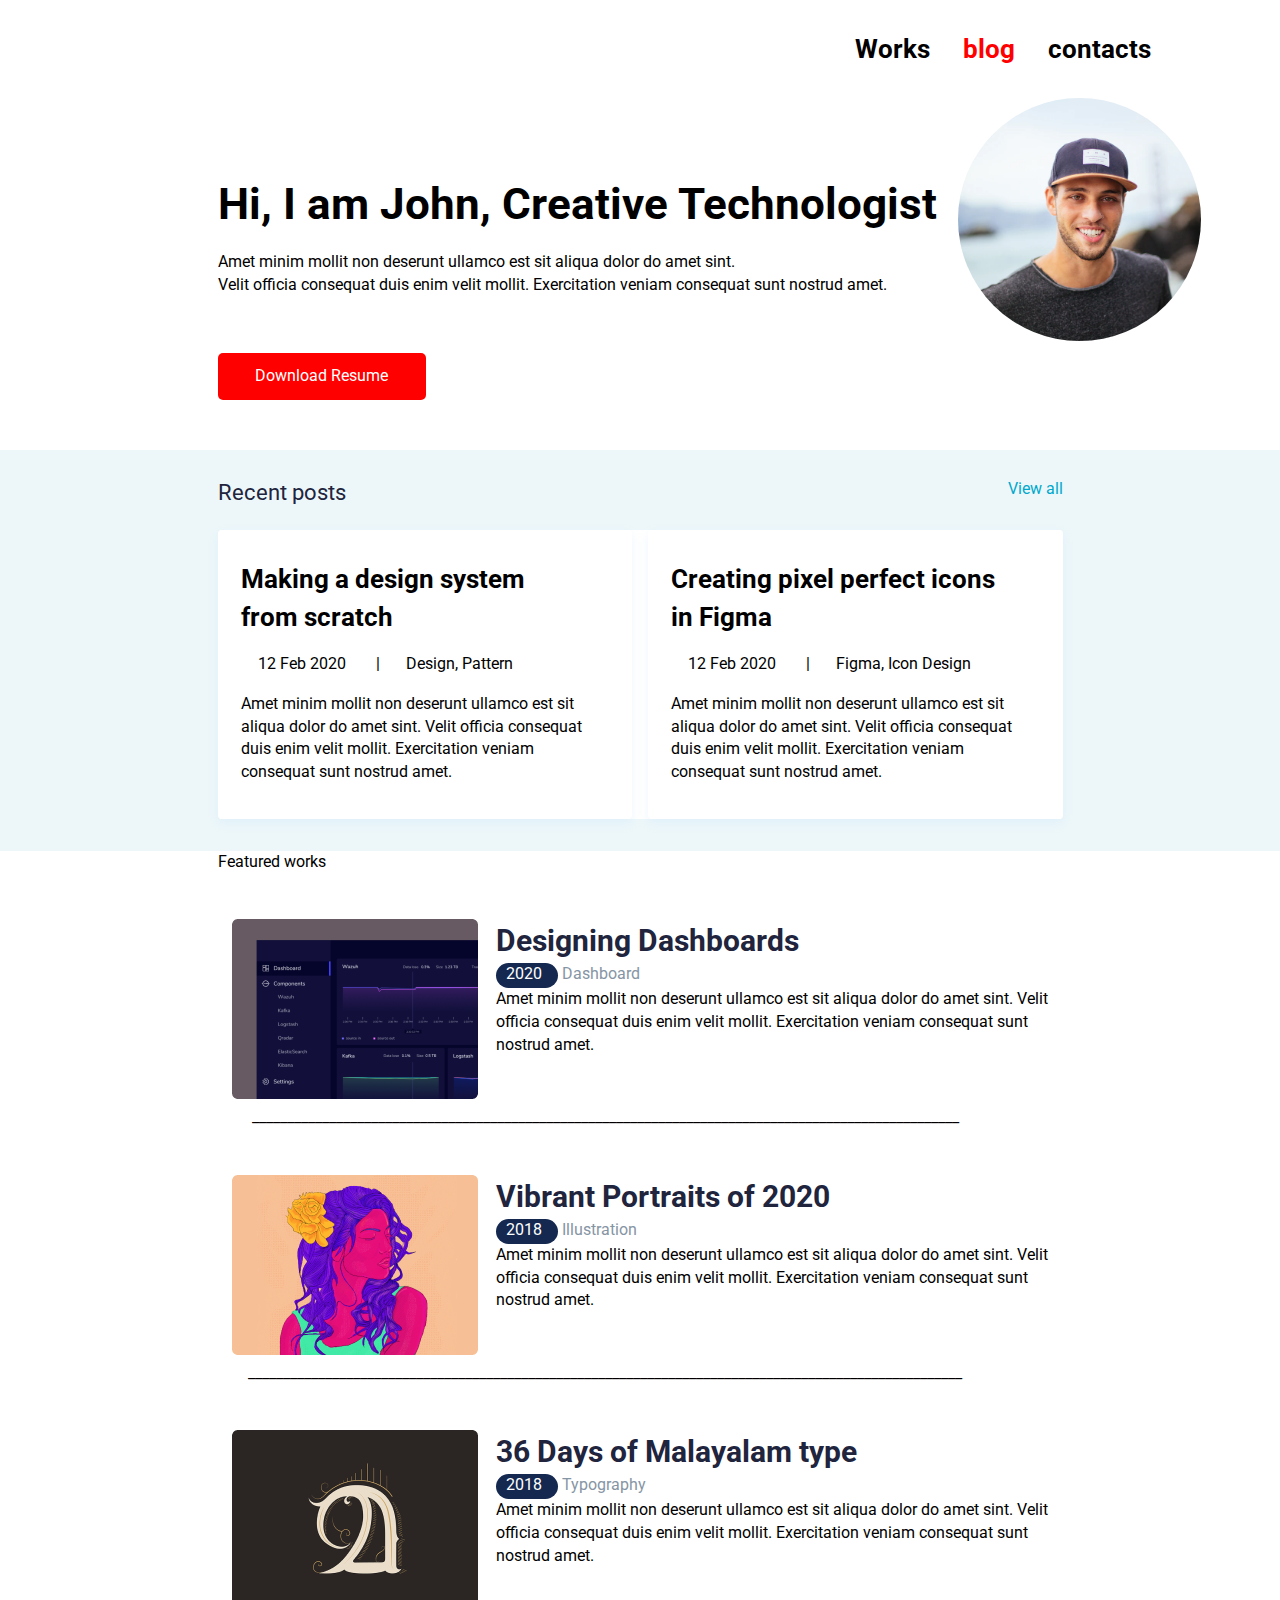
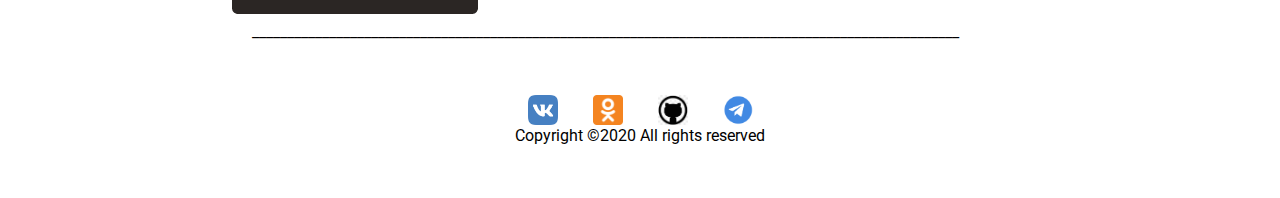
<file: index.html>
<!DOCTYPE html>
<html lang="ru">

<head>
    <meta charset="UTF-8">
    <meta http-equiv="X-UA-Compatible" content="IE=edge">
    <meta name="viewport" content="width=device-width, initial-scale=1.0">
    <link rel="preconnect" href="https://fonts.googleapis.com">
    <link rel="preconnect" href="https://fonts.gstatic.com" crossorigin>
    <link
        href="https://fonts.googleapis.com/css2?family=Caveat:wght@400;700&family=Covered+By+Your+Grace&family=Roboto:wght@400;500;700;900&display=swap"
        rel="stylesheet">
    <link rel="stylesheet" href="css/normalize.css">
    <link rel="stylesheet" href="css/style.css">
    <title>Портфолио</title>
</head>

<body>
    <div class="wrapper">
        <header class="header">
            <div class="container header__container">
                <nav class="nav">
                    <ul class="nav__list">
                        <li class="nav__item">
                            <a href="works.html" class="nav__link">Works</a>
                        </li>
                        <li class="nav__item">
                            <a href="blog.html" class="nav__ling">blog</a>
                        </li>
                        <li class="nav__item">
                            <a href="index.html" class="nav__link">contacts</a>
                        </li>
                    </ul>
                </nav>
                <div class="header__burger">
                    <div class="header__burger-el"></div>
                </div>
            </div>
        </header>
        <main class="main">
            <section class="about">
                <div class="container about__container">
                    <div class="about__imfo">
                        <h1 class="about__title">Hi, I am John,
                            Creative Technologist</h1>
                        <p class="about__text">Amet minim mollit non deserunt ullamco est sit aliqua dolor do amet
                            sint. <br> Velit officia consequat duis enim velit mollit. Exercitation veniam consequat
                            sunt
                            nostrud amet. <br></p>
                        <button class="about__button">Download Resume</button>
                    </div>
                    <div class="avatar">
                        <img src="img/john.png" alt="Аватар" class="about__img">
                    </div>
                </div>
            </section>
            <section class="recent-posts">
                <div class="container recent-posts__continer">
                    <div class="recent-posts__top">
                        <div class="recent-posts__title">
                            Recent posts
                        </div>
                        <a href="https://github.com/" class="recent-posts__link">View all</a>
                    </div>
                    <div class="recent-posts__articles">
                        <article class="recent-posts__article">
                            <a href="#" class="recent-posts__subtitles">Making a design system from scratch</a>
                            <div class="recent-posts__info">12 Feb 2020 <span
                                    class="recent-posts__separator">|</span>Design, Pattern</div>
                            <div class="recent-posts__text">Amet minim mollit non deserunt ullamco est sit aliqua dolor
                                do amet sint. Velit officia consequat duis enim velit mollit. Exercitation veniam
                                consequat sunt nostrud amet.
                            </div>
                        </article>
                        <article class="recent-posts__article">
                            <a href="#" class="recent-posts__subtitles">Creating pixel perfect icons in Figma</a>
                            <div class="recent-posts__info">12 Feb 2020 <span
                                    class="recent-posts__separator">|</span>Figma, Icon Design</div>
                            <div class="recent-posts__text">Amet minim mollit non deserunt ullamco est sit aliqua dolor
                                do amet sint. Velit officia consequat duis enim velit mollit. Exercitation veniam
                                consequat sunt nostrud amet.
                            </div>
                        </article>
                    </div>
                </div>
            </section>
            <section class="featured">
                <div class="container">
                    <div class="title-category">
                        Featured works
                    </div>
                    <div class="featured__works">
                        <article class="work">
                            <div class="work__img-wrap">
                                <img src="img/Rectangle 30.png" alt="" class="work__img">
                            </div>
                            <div class="work__info">
                                <div class="work__info-title">Designing Dashboards</div>
                                <div class="work__subtitle">
                                    <div class="work__date">
                                        2020
                                        <div class="work__category">
                                            Dashboard
                                        </div>
                                    </div>
                                    <div class="work__text">
                                        Amet minim mollit non deserunt ullamco est sit aliqua dolor do amet sint.
                                        Velit<br>
                                        officia consequat duis enim velit mollit. Exercitation veniam consequat sunt<br>
                                        nostrud amet.<br>
                                    </div>
                                </div>
                            </div>
                        </article>
                    </div>
                </div>
                <div class="vector">
                    _____________________________________________________________________________________________________
                </div>
                <article class="work">
                    <div class="work__img-wrap">
                        <img src="img/Rectangle 32.png" alt="" class="work__img">
                    </div>
                    <div class="work__info">
                        <div class="work__info-title">Vibrant Portraits of 2020</div>
                        <div class="work__subtitle">
                            <div class="work__date">
                                2018
                                <div class="work__category">
                                    Illustration
                                </div>
                            </div>
                            <div class="work__text">
                                Amet minim mollit non deserunt ullamco est sit aliqua dolor do amet sint. Velit<br>
                                officia consequat duis enim velit mollit. Exercitation veniam consequat sunt<br>
                                nostrud amet.<br>
                            </div>
                        </div>
                    </div>
                </article>
                <div class="vector">
                    ______________________________________________________________________________________________________
                </div>
                <article class="work">
                    <div class="work__img-wrap">
                        <img src="img/Rectangle 34.png" alt="" class="work__img">
                    </div>
                    <div class="work__info">
                        <div class="work__info-title">36 Days of Malayalam type</div>
                        <div class="work__subtitle">
                            <div class="work__date">
                                2018
                                <div class="work__category">
                                    Typography
                                </div>
                            </div>
                            <div class="work__text">
                                Amet minim mollit non deserunt ullamco est sit aliqua dolor do amet sint. Velit<br>
                                officia consequat duis enim velit mollit. Exercitation veniam consequat sunt<br>
                                nostrud amet. <br>
                            </div>
                        </div>
                    </div>
                </article>
                <div class="vector">
                    _____________________________________________________________________________________________________
                </div>
            </section>
        </main>
        <footer class="container__footer">
            <ul class="footer__social-list">
                <li class="footer__social-item">
                    <a href="" class="footer__social-link vk"></a>
                </li>
                <li class="footer__social-item">
                    <a href="" class="footer__social-link ok"></a>
                </li>
                <li class="footer__social-item">
                    <a href="" class="footer__social-link github"></a>
                </li>
                <li class="footer__social-item">
                    <a href="" class="footer__social-link telegram"></a>
                </li>
            </ul>
            <div class="footer__copyright">
                Copyright ©2020 All rights reserved
            </div>
        </footer>
    </div>
</body>

</html>
</file>
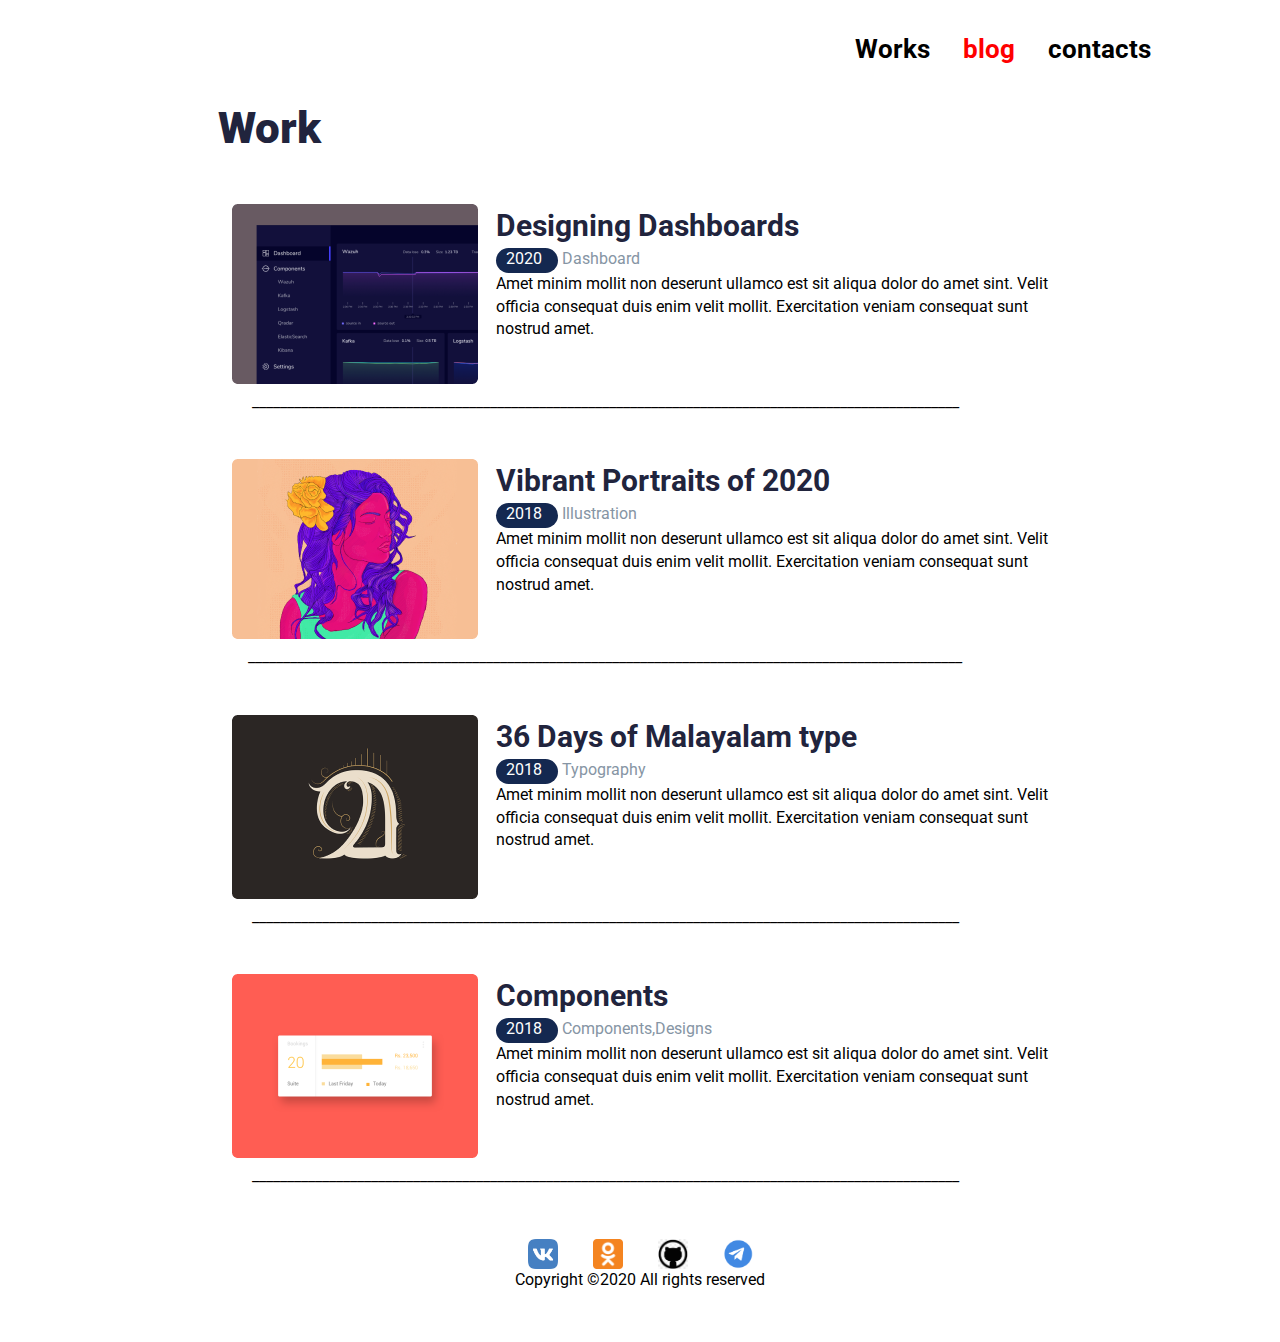
<file: works.html>
<!DOCTYPE html>
<html lang="ru">

<head>
    <meta charset="UTF-8">
    <meta http-equiv="X-UA-Compatible" content="IE=edge">
    <meta name="viewport" content="width=device-width, initial-scale=1.0">
    <link rel="preconnect" href="https://fonts.googleapis.com">
    <link rel="preconnect" href="https://fonts.gstatic.com" crossorigin>
    <link
        href="https://fonts.googleapis.com/css2?family=Caveat:wght@400;700&family=Covered+By+Your+Grace&family=Roboto:wght@400;500;700;900&display=swap"
        rel="stylesheet">
    <link rel="stylesheet" href="css/normalize.css">
    <link rel="stylesheet" href="css/style.css">
    <title>Портфолио</title>
</head>

<body>
    <div class="wrapper">
        <header class="header">
            <div class="container header__container">
                <nav class="nav">
                    <ul class="nav__list">
                        <li class="nav__item">
                            <a href="works.html" class="nav__link">Works</a>
                        </li>
                        <li class="nav__item">
                            <a href="blog.html" class="nav__ling">blog</a>
                        </li>
                        <li class="nav__item">
                            <a href="index.html" class="nav__link">contacts</a>
                        </li>
                    </ul>
                </nav>
                <div class="header__burger">
                    <div class="header__burger-el"></div>
                </div>
            </div>
        </header>
        <section class="featured">
            <div class="container">
                <div class="title__category">
                    Work
                </div>
                <div class="featured__works">
                    <article class="work">
                        <div class="work__img-wrap">
                            <img src="img/Rectangle 30.png" alt="" class="work__img">
                        </div>
                        <div class="work__info">
                            <div class="work__info-title">Designing Dashboards</div>
                            <div class="work__subtitle">
                                <div class="work__date">
                                    2020
                                    <div class="work__category">
                                        Dashboard
                                    </div>
                                </div>
                                <div class="work__text">
                                    Amet minim mollit non deserunt ullamco est sit aliqua dolor do amet sint.
                                    Velit<br>
                                    officia consequat duis enim velit mollit. Exercitation veniam consequat sunt<br>
                                    nostrud amet.<br>
                                </div>
                            </div>
                        </div>
                    </article>
                </div>
            </div>
            <div class="vector">
                _____________________________________________________________________________________________________
            </div>
            <article class="work">
                <div class="work__img-wrap">
                    <img src="img/Rectangle 32.png" alt="" class="work__img">
                </div>
                <div class="work__info">
                    <div class="work__info-title">Vibrant Portraits of 2020</div>
                    <div class="work__subtitle">
                        <div class="work__date">
                            2018
                            <div class="work__category">
                                Illustration
                            </div>
                        </div>
                        <div class="work__text">
                            Amet minim mollit non deserunt ullamco est sit aliqua dolor do amet sint. Velit<br>
                            officia consequat duis enim velit mollit. Exercitation veniam consequat sunt<br>
                            nostrud amet.<br>
                        </div>
                    </div>
                </div>
            </article>
            <div class="vector">
                ______________________________________________________________________________________________________
            </div>
            <article class="work">
                <div class="work__img-wrap">
                    <img src="img/Rectangle 34.png" alt="" class="work__img">
                </div>
                <div class="work__info">
                    <div class="work__info-title">36 Days of Malayalam type</div>
                    <div class="work__subtitle">
                        <div class="work__date">
                            2018
                            <div class="work__category">
                                Typography
                            </div>
                        </div>
                        <div class="work__text">
                            Amet minim mollit non deserunt ullamco est sit aliqua dolor do amet sint. Velit<br>
                            officia consequat duis enim velit mollit. Exercitation veniam consequat sunt<br>
                            nostrud amet. <br>
                        </div>
                    </div>
                </div>
            </article>
            <div class="vector">
                _____________________________________________________________________________________________________
            </div>
            <article class="work">
                <div class="work__img-wrap">
                    <img src="img/Rectangle 40.png" alt="" class="work__img">
                </div>
                <div class="work__info">
                    <div class="work__info-title">Components</div>
                    <div class="work__subtitle">
                        <div class="work__date">
                            2018
                            <div class="work__category">
                                Components,Designs
                            </div>
                        </div>
                        <div class="work__text">
                            Amet minim mollit non deserunt ullamco est sit aliqua dolor do amet sint. Velit<br>
                            officia consequat duis enim velit mollit. Exercitation veniam consequat sunt<br>
                            nostrud amet. <br>
                        </div>
                    </div>
                </div>
            </article>
            <div class="vector">
                _____________________________________________________________________________________________________
            </div>
        </section>
        <footer class="container__footer">
            <ul class="footer__social-list">
                <li class="footer__social-item">
                    <a href="" class="footer__social-link vk"></a>
                </li>
                <li class="footer__social-item">
                    <a href="" class="footer__social-link ok"></a>
                </li>
                <li class="footer__social-item">
                    <a href="" class="footer__social-link github"></a>
                </li>
                <li class="footer__social-item">
                    <a href="" class="footer__social-link telegram"></a>
                </li>
            </ul>
            <div class="footer__copyright">
                Copyright ©2020 All rights reserved
            </div>
        </footer>
    </div>
</body>

</html>
</file>
<file: css/style.css>
* {
  box-sizing: border-box;
}

html,
body {
  margin: 0;
  padding: 0;
  height: 100%;
  width: 100%;
}

body {
  font-family: "Roboto", sans-serif;
  font-size: 16px;
  line-height: 1.42;
}

ul,
li {
  list-style: none;
  padding: 0;
  margin: 0;
}

a {
  text-decoration: none;
  color: #000;
  font-family: "Roboto", sans-serif;
  font-style: normal;
  font-weight: bold;
  font-size: 26px;
  line-height: 38px;
}

h1,
h2,
h3 {
  margin: 0;
  font-size: 44px;
  font-style: normal;
  font-weight: 700;
  letter-spacing: 0px;
}

.avatar {
  border-radius: 50%;
  height: 243px;
  width: 243px;
  border-radius: 50%;
  overflow: hidden;
  margin-left: 740px;
  display: flex;
}

.container {
  max-width: 855px;
  margin: 0 auto;
  padding: 0 5px;
}

.header {
  padding-top: 30px;
  padding-bottom: 30px;
  font-weight: 500;
  font-size: 20px;
}

.header__container {
  max-width: 1032px;
  display: flex;
  justify-content: flex-end;
}

.nav__list {
  display: flex;
  font-style: normal;
  font-weight: 500;
  font-size: 20px;
}

.header__burger {
  width: 30px;
  position: relative;
  display: none;
  align-items: center;
  height: 22px;
  margin-right: 18px;
}

.header__burger-el {
  height: 2px;
  width: 100%;
  background-color: #21243d;
  position: relative;
}

.header__burger-el::before,
.header__burger-el::after {
  content: "";
  height: 2px;
  width: 100%;
  background-color: #21243d;
  position: absolute;
  top: -8px;
}

.header__burger-el::before {
  top: -8px;
}

.header__burger-el::after {
  top: 8px;
}

@media (max-width: 480px) {
  .header {
    padding-top: 20px;
  }

  .nav {
    display: none;
  }

  .header__burger {
    display: flex;
  }
}

.nav__item {
  margin-left: 33px;
}

.about__container {
  display: flex;
  flex-direction: column-reverse;
}

.about__avatar {
  width: 243px;
  height: 243px;
  border-radius: 50%;
  overflow: hidden;
  margin-right: 90px;
  flex-shrink: 0;
}

.about__button {
  background-color: red;
  color: white;
  border-radius: 5px;
  width: 208px;
  height: 47px;
  cursor: pointer;
  border-style: none;
  margin-top: 40px;
}

.about__img {
  object-fit: cover;
  width: 100%;
}

@media (max-width: 480px) {
  .about__container {
    flex-direction: column-reverse;
    align-items: center;
    text-align: center;
  }

  .about__avatar {
    width: 170px;
    height: 170px;
  }

  .about__imfo {
    padding: 0 24px;
    display: flex;
  }

  .about__title {
    font-size: 32px;
  }
}

.about__imfo {
  margin-top: -168px;
}

.recent-posts {
  background: #edf7fa;
  padding: 27px 0px 32px;
  margin-top: 50px;
}

.recent-posts__articles {
  background: #ffffff;
  border-radius: 4px;
  display: flex;
  justify-content: space-between;
}

.recent-posts__top {
  display: flex;
  justify-content: space-between;
  margin-bottom: 22px;
}

.recent-posts__article {
  background-color: #ffffff;
  box-shadow: 0px 4px 10px rgba(187, 225, 250, 0.25);
  border-radius: 4px;
  width: 49%;
  margin-right: 2%;
  padding: 30px 48px 35px 23px;
}

.recent-posts__article:last-child {
  margin-right: 0;
}

.recent-posts__separator {
  margin: 0px 26px;
}

@media (max-width: 480px) {
  .recent-posts__container {
    padding: 0 10px;
  }

  .recent-posts__top {
    justify-content: center;
  }

  .recent-posts__link {
    display: none;
  }

  .recent-posts__articles {
    flex-direction: column;
  }

  .recent-posts__article {
    width: 100%;
    margin-right: 0;
    padding: 12px 22px 20px;
    margin-bottom: 17px;
  }
}

.recent-posts__link {
  color: #00a8cc;
  font-style: normal;
  font-weight: normal;
  font-size: 16px;
  line-height: 23px;
  text-align: right;
}

.recent-posts__info {
  padding: 17px;
}

.recent-posts__title {
  font-size: 22px;
  color: #21243d;
}

.work {
  display: flex;
  justify-content: center;
  padding-top: 46px;
}

.container__footer {
  padding: 51px 0px;
  display: flex;
  flex-direction: column;
  justify-content: center;
  align-items: center;
}

.footer__social-list {
  display: flex;
}

.footer__social-item {
  width: 30px;
  height: 30px;
  margin-right: 35px;
  font-size: 0;
}

.footer__social-item:last-child {
  margin-right: 0;
}

.footer__social-link {
  display: block;
  height: 100%;
  width: 100%;
  background-repeat: no-repeat;
  background-size: cover;
}

.work__img-wrap {
  padding-right: 18px;
}

.work__category {
  color: #8695a4;
  margin-left: 20px;
}

.vector {
  text-align: center;
  margin-right: 70px;
}

.work__date {
  background: #142850;
  border-radius: 16px;
  width: 62px;
  height: 25px;
  color: white;
  padding-left: 10px;
  display: flex;
}

.list {
  margin-top: 20px;
  text-align: center;
}

.work__info-title {
  color: #21243d;
  height: 44px;
  font-weight: 700;
  font-size: 30px;
  line-height: 44px;
}

@media (max-width: 480px) {
  .featured__works {
    display: flex;
    overflow: auto;
  }

  .work {
    padding: 0px 13px 17px;
    flex-direction: column;
    flex: 0 0 100%;
  }
}

.blog__articles {
  font-weight: 500;
  font-size: 30px;
  line-height: 44px;
  color: #21243d;
}

.blog__date {
  display: flex;
  padding: 17px;
}

.blog__category {
  color: #8695a4;
  margin-left: 20px;
}

.blog__subarticle {
  font-weight: 700;
  font-size: 44px;
  line-height: 60px;
  color: #21243d;
}

.nav__ling {
  color: red;
}

.vk {
  background-image: url(../img/vk.png);
}

.ok {
  background-image: url(../img/ok.png);
}

.github {
  background-image: url(../img/github.jpg);
}

.telegram {
  background-image: url(../img/telegram.png);
}

.title__category {
  font-weight: 900;
  font-size: 44px;
  line-height: 60px;
  color: #21243D;
}
</file>
